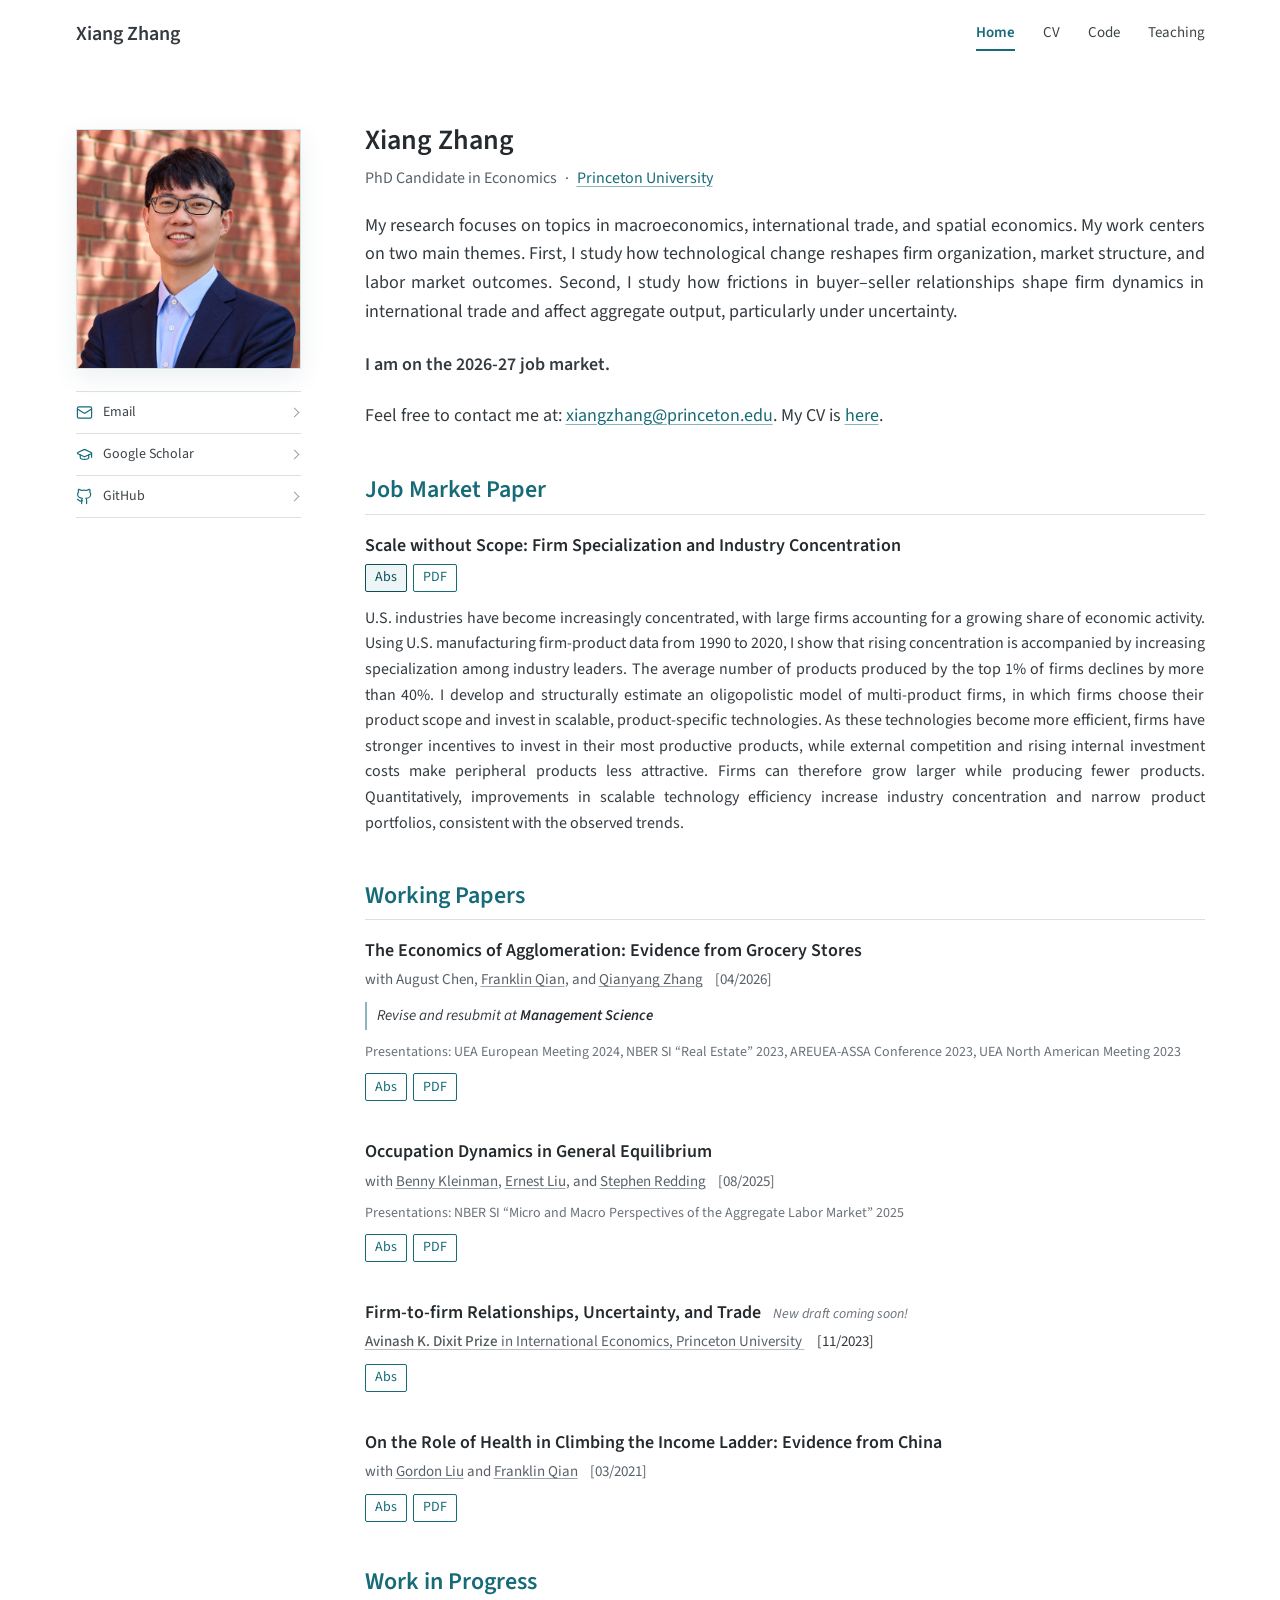
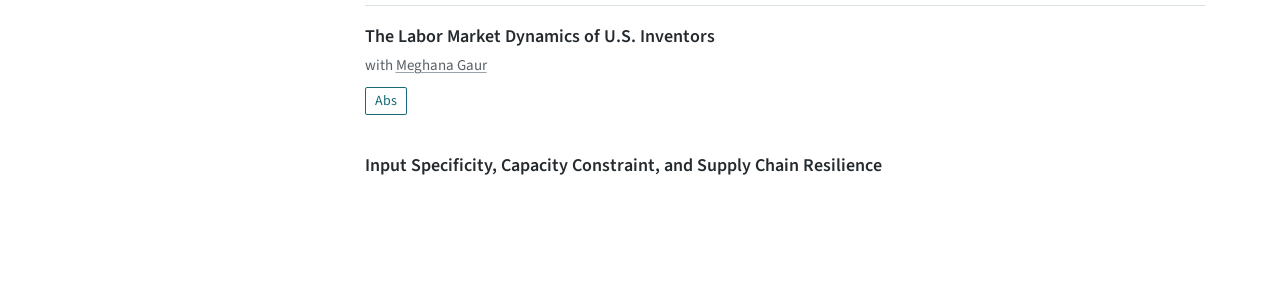
<file: index.html>
<!DOCTYPE html>
<html lang="en">
<head>
  <meta charset="UTF-8" />
  <meta name="viewport" content="width=device-width, initial-scale=1.0" />

  <title>Xiang Zhang | Princeton Economics PhD Candidate</title>
  <link rel="icon" type="image/png" sizes="32x32" href="favicon-32x32.png" />
  <link rel="icon" type="image/png" sizes="96x96" href="favicon-96x96.png" />
  <meta name="description" content="Xiang Zhang is a Princeton University economics PhD candidate researching international trade, macroeconomics, spatial economics, firm organization, and labor markets.">
  <meta name="author" content="Xiang Zhang">
  <meta name="robots" content="index,follow,max-image-preview:large">
  <link rel="canonical" href="https://xiangzhang-econ.github.io/">

  <meta property="og:type" content="profile">
  <meta property="og:title" content="Xiang Zhang | Princeton Economics PhD Candidate">
  <meta property="og:description" content="Research in international trade, macroeconomics, spatial economics, firm organization, and labor markets.">
  <meta property="og:url" content="https://xiangzhang-econ.github.io/">
  <meta property="og:image" content="https://xiangzhang-econ.github.io/xz_portrait_headshot2.jpg">
  <meta property="og:image:width" content="1254">
  <meta property="og:image:height" content="1254">
  <meta property="og:image:alt" content="Portrait of Xiang Zhang">
  <meta property="profile:first_name" content="Xiang">
  <meta property="profile:last_name" content="Zhang">
  <meta name="twitter:card" content="summary">
  <meta name="twitter:title" content="Xiang Zhang | Princeton Economics PhD Candidate">
  <meta name="twitter:description" content="Research in international trade, macroeconomics, spatial economics, firm organization, and labor markets.">
  <meta name="twitter:image" content="https://xiangzhang-econ.github.io/xz_portrait_headshot2.jpg">

  <script type="application/ld+json">
  {
    "@context": "https://schema.org",
    "@type": "ProfilePage",
    "@id": "https://xiangzhang-econ.github.io/#profile-page",
    "url": "https://xiangzhang-econ.github.io/",
    "name": "Xiang Zhang | Princeton Economics PhD Candidate",
    "description": "Xiang Zhang is a Princeton University economics PhD candidate researching international trade, macroeconomics, spatial economics, firm organization, and labor markets.",
    "dateModified": "2026-11-01T14:39:01-05:00",
    "mainEntity": {
      "@type": "Person",
      "@id": "https://xiangzhang-econ.github.io/#xiang-zhang",
      "name": "Xiang Zhang",
      "givenName": "Xiang",
      "familyName": "Zhang",
      "url": "https://xiangzhang-econ.github.io/",
      "image": "https://xiangzhang-econ.github.io/xz_portrait_headshot2.jpg",
      "email": "mailto:xiangzhang@princeton.edu",
      "jobTitle": "PhD Candidate in Economics",
      "description": "Economist studying international trade, macroeconomics, spatial economics, firm organization, market structure, and labor markets.",
      "affiliation": {
        "@type": "CollegeOrUniversity",
        "name": "Princeton University",
        "url": "https://www.princeton.edu/"
      },
      "worksFor": {
        "@type": "Organization",
        "name": "Department of Economics, Princeton University",
        "url": "https://economics.princeton.edu/"
      },
      "sameAs": [
        "https://scholar.google.com/citations?user=P07Qfs0AAAAJ&hl=en",
        "https://github.com/xiangzhang-econ"
      ],
      "knowsAbout": [
        "International trade",
        "Macroeconomics",
        "Spatial economics",
        "Firm organization",
        "Market structure",
        "Labor markets"
      ],
      "award": "2023-2024 Avinash K. Dixit Prize in International Economics, Princeton University",
      "subjectOf": {
        "@type": "WebPage",
        "name": "The Avinash K. Dixit Prize in International Economics",
        "url": "https://ies.princeton.edu/about/the-avinash-k-dixit-prize-in-international-economics/"
      }
    }
  }
  </script>

  <link rel="preconnect" href="https://fonts.googleapis.com">
  <link rel="preconnect" href="https://fonts.gstatic.com" crossorigin>
  <link
    href="https://fonts.googleapis.com/css2?family=Lato:wght@300;400;700;900&amp;family=Source+Sans+Pro:ital,wght@0,300;0,400;0,500;0,600;0,700;1,400;1,500;1,600&amp;display=swap"
    rel="stylesheet"
  >

  <link rel="stylesheet" href="style.css?v=20261102-2" />
</head>

<body class="home-page home-introduction home-balanced">

  <header class="topbar">
    <a class="site-name" href="index.html">Xiang Zhang</a>

    <nav class="nav-links">
      <a href="index.html" class="active-white">Home</a>
      <a href="CV_Xiang.pdf" target="_blank" rel="noopener">CV</a>
      <a href="code.html">Code</a>
      <a href="teaching.html">Teaching</a>
    </nav>
  </header>

  <main class="home-content">
    <div class="home-wrapper">

      <aside class="photo-column">
        <div class="profile-photo-frame">
          <img class="profile-photo" src="xz_portrait_headshot2.jpg" alt="Xiang Zhang" width="1254" height="1254">
        </div>
        <div class="profile-links">
          <a href="mailto:xiangzhang@princeton.edu" title="Email xiangzhang@princeton.edu">
            <svg class="profile-link-icon" viewBox="0 0 24 24" fill="none" stroke="currentColor" stroke-width="1.7" stroke-linecap="round" stroke-linejoin="round" aria-hidden="true" focusable="false">
              <path d="m22 7-8.991 5.727a2 2 0 0 1-2.009 0L2 7"/>
              <rect x="2" y="4" width="20" height="16" rx="2"/>
            </svg>
            <span>Email</span>
          </a>
          <a href="https://scholar.google.com/citations?user=P07Qfs0AAAAJ&amp;hl=en" target="_blank" rel="me noopener">
            <svg class="profile-link-icon" viewBox="0 0 24 24" fill="none" stroke="currentColor" stroke-width="1.7" stroke-linecap="round" stroke-linejoin="round" aria-hidden="true" focusable="false">
              <path d="M21.42 10.92a1 1 0 0 0-.02-1.84l-8.57-3.9a2 2 0 0 0-1.66 0L2.6 9.08a1 1 0 0 0 0 1.84l8.58 3.9a2 2 0 0 0 1.66 0z"/>
              <path d="M22 10v6"/>
              <path d="M6 12.5V16a6 3 0 0 0 12 0v-3.5"/>
            </svg>
            <span>Google Scholar</span>
          </a>
          <a href="https://github.com/xiangzhang-econ" target="_blank" rel="me noopener">
            <svg class="profile-link-icon" viewBox="0 0 24 24" fill="none" stroke="currentColor" stroke-width="1.7" stroke-linecap="round" stroke-linejoin="round" aria-hidden="true" focusable="false">
              <path d="M15 22v-4a4.8 4.8 0 0 0-1-3.5c3.28 0 6.72-2 6.72-5.5A4.8 4.8 0 0 0 19.5 5.7 4.46 4.46 0 0 0 19.38 2S18.42 1.7 15 3.48a13.38 13.38 0 0 0-7 0C4.58 1.7 3.62 2 3.62 2a4.46 4.46 0 0 0-.12 3.7A4.8 4.8 0 0 0 2.28 9c0 3.5 3.44 5.5 6.72 5.5A4.8 4.8 0 0 0 8 18v4"/>
              <path d="M9 18c-4.51 2-5-2-7-2"/>
            </svg>
            <span>GitHub</span>
          </a>
        </div>
      </aside>

      <header class="intro-heading">
        <h1 class="intro-name">Xiang Zhang</h1>
        <p class="intro-affiliation">
          <span>PhD Candidate in Economics</span>
          <span class="intro-separator" aria-hidden="true">&middot;</span>
          <a href="https://economics.princeton.edu/" target="_blank" rel="noopener">Princeton University</a>
        </p>
      </header>

      <div class="bio-column">
        <p class="research-summary">
          My research focuses on topics in macroeconomics, international trade, and
          spatial economics. My work centers on two main themes. First, I study how
          technological change reshapes firm organization, market structure, and labor
          market outcomes. Second, I study how frictions in buyer&ndash;seller relationships
          shape firm dynamics in international trade and affect aggregate output,
          particularly under uncertainty.
        </p>

        <p class="job-market">
          <strong>I am on the 2026-27 job market.</strong>
        </p>

        <div class="contact-block">
          <p>
            Feel free to contact me at:
            <a href="mailto:xiangzhang@princeton.edu">xiangzhang@princeton.edu</a>.
            My CV is <a href="CV_Xiang.pdf" target="_blank" rel="noopener">here</a>.
          </p>
        </div>

        <div class="home-research research-list" id="research" aria-label="Research">
          <h2>Job Market Paper</h2>

          <article class="paper">
            <p class="paper-title">
              <strong><a class="paper-title-link" href="papers/JMP_XZ.pdf" target="_blank" rel="noopener">Scale without Scope: Firm Specialization and Industry Concentration</a></strong>
            </p>

            <div class="paper-actions">
              <button class="paper-action abstract-button" type="button" aria-label="Hide abstract" title="Hide abstract" aria-expanded="true" aria-controls="home-abstract-jmp">Abs</button>
              <a class="paper-action" href="papers/JMP_XZ.pdf" target="_blank" rel="noopener">PDF</a>
            </div>

            <div class="paper-abstract-panel" id="home-abstract-jmp">
              <p class="paper-abstract">
                U.S. industries have become increasingly concentrated, with large
                firms accounting for a growing share of economic activity. Using U.S.
                manufacturing firm-product data from 1990 to 2020, I show that rising
                concentration is accompanied by increasing specialization among
                industry leaders. The average number of products produced by the top
                1% of firms declines by more than 40%. I develop and structurally
                estimate an oligopolistic model of multi-product firms, in which firms
                choose their product scope and invest in scalable, product-specific
                technologies. As these technologies become more efficient, firms have
                stronger incentives to invest in their most productive products, while
                external competition and rising internal investment costs make
                peripheral products less attractive. Firms can therefore grow larger
                while producing fewer products. Quantitatively, improvements in
                scalable technology efficiency increase industry concentration and
                narrow product portfolios, consistent with the observed trends.
              </p>
            </div>
          </article>

          <h2 class="section-heading-secondary">Working Papers</h2>

          <article class="paper">
            <p class="paper-title">
              <strong><a class="paper-title-link" href="papers/Draft_Agglomeration.pdf" target="_blank" rel="noopener">The Economics of Agglomeration: Evidence from Grocery Stores</a></strong>
            </p>

            <p class="paper-note">
              with August Chen, <a class="coauthor-link" href="https://sites.google.com/view/fqian/home" target="_blank" rel="noopener">Franklin Qian</a>, and <a class="coauthor-link" href="https://qianyangz.github.io/" target="_blank" rel="noopener">Qianyang Zhang</a><span class="paper-date">[04/2026]</span>
            </p>

            <p class="paper-status">
              <em>Revise and resubmit at <span class="journal-name">Management Science</span></em>
            </p>

            <p class="paper-presentations">
              Presentations: UEA European Meeting 2024, NBER SI &ldquo;Real Estate&rdquo; 2023,
              AREUEA-ASSA Conference 2023, UEA North American Meeting 2023
            </p>

            <div class="paper-actions">
              <button class="paper-action abstract-button" type="button" aria-label="Show abstract" title="Show abstract" aria-expanded="false" aria-controls="home-abstract-agglomeration">Abs</button>
              <a class="paper-action" href="papers/Draft_Agglomeration.pdf" target="_blank" rel="noopener">PDF</a>
            </div>

            <div class="paper-abstract-panel" id="home-abstract-agglomeration" hidden>
              <p class="paper-abstract">
                We provide the first large-scale causal estimates of demand-side
                agglomeration spillovers in the non-tradable service sector,
                leveraging data on 851 grocery store openings across the United States
                between 2019 and 2022. We combine a convolutional neural network with
                propensity score matching to identify credible counterfactual opening
                sites and compare business outcomes between actual and counterfactual
                locations. Grocery store openings increase foot traffic to nearby
                businesses within 0.1 miles by 23.4 percent within 6&ndash;12 months,
                with spillovers decaying sharply beyond this radius. The effects are
                strongest for wholesale and retail establishments and hospitality
                services, and are substantially attenuated after COVID-19&mdash;from
                42.7 to 14.6 percent&mdash;consistent with a trip-chaining mechanism.
                Grocery anchors also reshape the local business landscape: within
                0.1 miles, establishment growth rates rise by 7.0 percentage points
                and employment growth rates by 8.8 percentage points, averaged over
                the first three post-entry years. Decomposing establishment growth
                rates, the effect is accounted for by higher entry and fewer exits.
              </p>
            </div>
          </article>

          <article class="paper">
            <p class="paper-title">
              <strong><a class="paper-title-link" href="papers/KLRZ_slides.pdf" target="_blank" rel="noopener">Occupation Dynamics in General Equilibrium</a></strong>
            </p>

            <p class="paper-note">
              with <a class="coauthor-link" href="https://www.bennykleinman.com/" target="_blank" rel="noopener">Benny Kleinman</a>,
              <a class="coauthor-link" href="https://ernestliu.scholar.princeton.edu/" target="_blank" rel="noopener">Ernest Liu</a>, and
              <a class="coauthor-link" href="https://stephenredding.github.io/index.html" target="_blank" rel="noopener">Stephen Redding</a><span class="paper-date">[08/2025]</span>
            </p>

            <p class="paper-presentations">
              Presentations: NBER SI &ldquo;Micro and Macro Perspectives of the Aggregate Labor Market&rdquo; 2025
            </p>

            <div class="paper-actions">
              <button class="paper-action abstract-button" type="button" aria-label="Show abstract" title="Show abstract" aria-expanded="false" aria-controls="home-abstract-occupation-dynamics">Abs</button>
              <a class="paper-action" href="papers/KLRZ_slides.pdf" target="_blank" rel="noopener">PDF</a>
            </div>

            <div class="paper-abstract-panel" id="home-abstract-occupation-dynamics" hidden>
              <p class="paper-abstract">
                We develop a tractable quantitative model of automation and non-neutral
                technical change with dynamic labor mobility and capital accumulation.
                Given data on an economy somewhere along the transition path to an
                unobserved steady-state, we show how to solve for this unobserved
                steady-state and the counterfactual transition path in response to
                shocks. We invert the equilibrium conditions of the model to recover
                shocks that exactly rationalize the observed employment and wage data.
                We find relatively rapid convergence to steady-state, such that initial
                conditions are relatively unimportant in explaining the observed
                employment and wage dynamics. We find that intermediate-wage occupations
                have experienced the greatest automation, whereas high-wage occupations
                have witnessed the greatest productivity growth. We find that the
                combination of automation and productivity growth explains most of the
                observed employment and wage polarization in the data. We compute an
                inequality-output frontier, which summarizes the impact of automation and
                productivity growth on wage inequality and aggregate output, and can be
                used to assess the effects of emergent new technologies, such as
                artificial intelligence.
              </p>
            </div>
          </article>

          <article class="paper">
            <p class="paper-title">
              <strong>Firm-to-firm Relationships, Uncertainty, and Trade</strong>
              <em class="draft-note">New draft coming soon!</em>
            </p>

            <p class="paper-award">
              <a class="paper-award-link" href="https://ies.princeton.edu/about/the-avinash-k-dixit-prize-in-international-economics/" target="_blank" rel="noopener">
                <strong>Avinash K. Dixit Prize</strong> in International Economics, Princeton University
              </a><span class="paper-date">[11/2023]</span>
            </p>

            <div class="paper-actions">
              <button class="paper-action abstract-button" type="button" aria-label="Show abstract" title="Show abstract" aria-expanded="false" aria-controls="home-abstract-relationships">Abs</button>
            </div>

            <div class="paper-abstract-panel" id="home-abstract-relationships" hidden>
              <p class="paper-abstract">
                The recent surge in trade and industry policy uncertainty has led to
                growing disruptions in global value chain relationships, posing
                additional risks for exporters. I study the effects of relationship
                termination risk on exporter performance, investment, and search
                decisions. Event-study analysis highlights that the loss of major
                international buyers has a long-lasting detrimental impact on exporter
                performance. Firms losing major buyers experience a decline in export
                value and an increased likelihood of exiting the export market. These
                firms intensify their search efforts after the loss, yet their newly
                formed relationships tend to be short-lived. Inspired by these facts,
                I build an export dynamics model with search frictions and endogenous
                relationship-specific investment. Calibration results indicate that
                exporting firms face substantial search costs, as suggested by the
                existing literature. Moreover, relationship termination risk, and its
                subsequent influence on firms' endogenous choices, are primary factors
                explaining the observed firm dynamics.
              </p>
            </div>
          </article>

          <article class="paper">
            <p class="paper-title">
              <strong><a class="paper-title-link" href="papers/IMO.pdf" target="_blank" rel="noopener">On the Role of Health in Climbing the Income Ladder: Evidence from China</a></strong>
            </p>

            <p class="paper-note">
              with <a class="coauthor-link" href="https://www.ghd.pku.edu.cn/rcdw/jsxl/L/lg/index.htm" target="_blank" rel="noopener">Gordon Liu</a> and <a class="coauthor-link" href="https://sites.google.com/view/fqian/home" target="_blank" rel="noopener">Franklin Qian</a><span class="paper-date">[03/2021]</span>
            </p>

            <div class="paper-actions">
              <button class="paper-action abstract-button" type="button" aria-label="Show abstract" title="Show abstract" aria-expanded="false" aria-controls="home-abstract-health">Abs</button>
              <a class="paper-action" href="papers/IMO.pdf" target="_blank" rel="noopener">PDF</a>
            </div>

            <div class="paper-abstract-panel" id="home-abstract-health" hidden>
              <p class="paper-abstract">
                This paper uses two large panel data sets in China to study the
                effects of a health shock on household income mobility from 1991 to
                2016. We compare outcomes of households with a member who receives a
                health shock with comparable households that do not receive any
                health shocks. To do so, we match on demographic and worker
                characteristics of household members. At the aggregated level, a
                health shock lowers the probability of "getting out of the
                low-income trap" by 8.4 percentage points. At the household level, a
                health shock lowers household income per capita by 13.1% and income
                position by 3.9 percentiles. We show that the reduced labor supply
                at the extensive margin and decrease in labor productivity, measured
                in hourly wage, explain the majority of households' income loss.
                Households who become poor due to a health shock continue to exhibit
                lower income mobility after three years.
              </p>
            </div>
          </article>

          <h2 class="section-heading-secondary">Work in Progress</h2>

          <article class="paper">
            <p class="paper-title">
              <strong>The Labor Market Dynamics of U.S. Inventors</strong>
            </p>

            <p class="paper-note">
              with <a class="coauthor-link" href="https://meghanagaur.github.io/index.html" target="_blank" rel="noopener">Meghana Gaur</a>
            </p>

            <div class="paper-actions">
              <button class="paper-action abstract-button" type="button" aria-label="Show abstract" title="Show abstract" aria-expanded="false" aria-controls="home-abstract-inventors">Abs</button>
            </div>

            <div class="paper-abstract-panel" id="home-abstract-inventors" hidden>
              <p class="paper-abstract">
                How do the labor market dynamics of inventors affect firm innovation?
                We provide new empirical evidence on how research productivity changes
                following inventor job moves, both for the moving inventors and for
                their former co-inventors who remain at the firms they leave. We link
                patent records to inventors' employment histories and use a matched
                event-study design to compare similar inventors moving to young firms
                and large incumbents. We find that inventors moving from startups to
                large incumbents experience a 47% increase in patent output. However,
                their departures are followed by a 17% decline in patenting among former
                co-inventors who remain at startups. We find no comparable decline among
                co-inventors following inventor departures from large incumbents. These
                findings reveal an asymmetry in inventor mobility: moving to large
                incumbents is associated with higher productivity for inventors but
                lower patenting among their former collaborators at startups. To
                quantify the aggregate implications of these effects, we
                develop a model of creative destruction with inventor mobility and
                examine how the allocation of inventors across firms shapes innovation
                and firm dynamics.
              </p>
            </div>
          </article>

          <article class="paper">
            <p class="paper-title">
              <strong>Input Specificity, Capacity Constraint, and Supply Chain Resilience</strong>
            </p>
          </article>

        </div>
      </div>

    </div>
  </main>

  <script>
    document.querySelectorAll(".abstract-button").forEach((button) => {
      button.addEventListener("click", () => {
        const panel = document.getElementById(button.getAttribute("aria-controls"));
        const isExpanded = button.getAttribute("aria-expanded") === "true";

        button.setAttribute("aria-expanded", String(!isExpanded));
        button.setAttribute("aria-label", isExpanded ? "Show abstract" : "Hide abstract");
        button.setAttribute("title", isExpanded ? "Show abstract" : "Hide abstract");
        panel.hidden = isExpanded;
      });
    });
  </script>

</body>
</html>
</file>
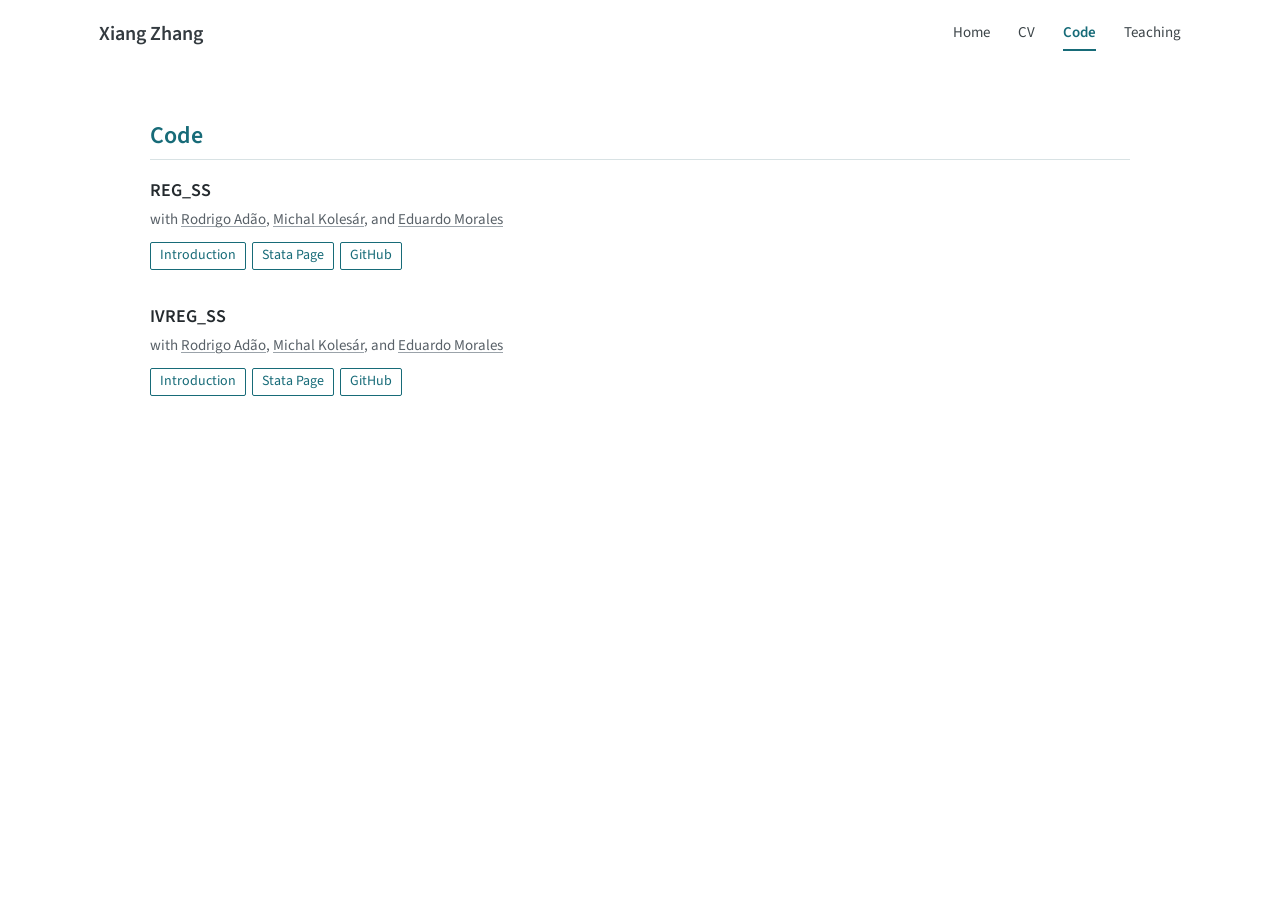
<file: code.html>
<!DOCTYPE html>
<html lang="en">
<head>
  <meta charset="UTF-8" />
  <meta name="viewport" content="width=device-width, initial-scale=1.0" />

  <title>Code | Xiang Zhang, Princeton Economics</title>
  <link rel="icon" type="image/png" sizes="32x32" href="favicon-32x32.png" />
  <link rel="icon" type="image/png" sizes="96x96" href="favicon-96x96.png" />
  <meta name="description" content="Stata code by Xiang Zhang for shift-share regression and instrumental-variable inference." />
  <meta name="author" content="Xiang Zhang" />
  <meta name="robots" content="index,follow" />
  <link rel="canonical" href="https://xiangzhang-econ.github.io/code.html" />
  <link rel="author" href="https://xiangzhang-econ.github.io/" />

  <link rel="preconnect" href="https://fonts.googleapis.com">
  <link rel="preconnect" href="https://fonts.gstatic.com" crossorigin>
  <link
    href="https://fonts.googleapis.com/css2?family=Lato:wght@300;400;700;900&amp;family=Source+Sans+Pro:ital,wght@0,300;0,400;0,500;0,600;0,700;1,400;1,500;1,600&amp;display=swap"
    rel="stylesheet"
  >

  <link rel="stylesheet" href="style.css?v=20261017-5" />
</head>

<body class="home-page code-page home-balanced">
  <header class="topbar">
    <a class="site-name" href="index.html">Xiang Zhang</a>

    <nav class="nav-links">
      <a href="index.html">Home</a>
      <a href="CV_Xiang.pdf" target="_blank" rel="noopener">CV</a>
      <a href="code.html" class="active-white">Code</a>
      <a href="teaching.html">Teaching</a>
    </nav>
  </header>

  <main class="research-content">
    <div class="research-wrapper code-main">
      <h1 class="interior-page-title">Code</h1>

      <article class="code-item">
        <p class="paper-title">
          <strong>REG_SS</strong>
        </p>

        <p class="paper-note">
          with <a class="coauthor-link" href="https://sites.google.com/site/rradao/" target="_blank" rel="noopener">Rodrigo Ad&atilde;o</a>,
          <a class="coauthor-link" href="https://www.princeton.edu/~mkolesar/" target="_blank" rel="noopener">Michal Koles&aacute;r</a>, and
          <a class="coauthor-link" href="https://sites.google.com/site/edumoralescasado/" target="_blank" rel="noopener">Eduardo Morales</a>
        </p>

        <div class="code-actions">
          <button class="code-action-link abstract-button" type="button" aria-label="Show description" title="Show description" aria-expanded="false" aria-controls="code-description-reg-ss">Introduction</button>
          <a class="code-action-link" href="https://ideas.repec.org/c/boc/bocode/s458758.html" target="_blank" rel="noopener">Stata Page</a>
          <a class="code-action-link" href="https://github.com/xiangzhang-econ/ShiftShareSEStata" target="_blank" rel="noopener">GitHub</a>
        </div>

        <div class="code-abstract-panel" id="code-description-reg-ss" hidden>
          <p class="code-description">
            REG_SS is a Stata module that computes confidence intervals, standard errors,
            and p-values in a linear regression in which the regressor of interest has a
            shift-share structure, using procedures from
            <a href="https://academic.oup.com/qje/article/134/4/1949/5550766" target="_blank" rel="noopener">Ad&atilde;o, Koles&aacute;r, and Morales (Q.J.E. 2019)</a>.
          </p>
        </div>
      </article>

      <article class="code-item">
        <p class="paper-title">
          <strong>IVREG_SS</strong>
        </p>

        <p class="paper-note">
          with <a class="coauthor-link" href="https://sites.google.com/site/rradao/" target="_blank" rel="noopener">Rodrigo Ad&atilde;o</a>,
          <a class="coauthor-link" href="https://www.princeton.edu/~mkolesar/" target="_blank" rel="noopener">Michal Koles&aacute;r</a>, and
          <a class="coauthor-link" href="https://sites.google.com/site/edumoralescasado/" target="_blank" rel="noopener">Eduardo Morales</a>
        </p>

        <div class="code-actions">
          <button class="code-action-link abstract-button" type="button" aria-label="Show description" title="Show description" aria-expanded="false" aria-controls="code-description-ivreg-ss">Introduction</button>
          <a class="code-action-link" href="https://ideas.repec.org/c/boc/bocode/s458759.html" target="_blank" rel="noopener">Stata Page</a>
          <a class="code-action-link" href="https://github.com/xiangzhang-econ/ShiftShareSEStata" target="_blank" rel="noopener">GitHub</a>
        </div>

        <div class="code-abstract-panel" id="code-description-ivreg-ss" hidden>
          <p class="code-description">
            IVREG_SS is a Stata module that computes confidence intervals, standard
            errors, and p-values in an IV regression in which the excluded instrumental
            variable has a shift-share structure, using procedures from
            <a href="https://academic.oup.com/qje/article/134/4/1949/5550766" target="_blank" rel="noopener">Ad&atilde;o, Koles&aacute;r, and Morales (Q.J.E. 2019)</a>.
          </p>
        </div>
      </article>
    </div>
  </main>

  <script>
    document.querySelectorAll(".abstract-button").forEach((button) => {
      button.addEventListener("click", () => {
        const panel = document.getElementById(button.getAttribute("aria-controls"));
        const isExpanded = button.getAttribute("aria-expanded") === "true";

        button.setAttribute("aria-expanded", String(!isExpanded));
        button.setAttribute("aria-label", isExpanded ? "Show description" : "Hide description");
        button.setAttribute("title", isExpanded ? "Show description" : "Hide description");
        panel.hidden = isExpanded;
      });
    });
  </script>
</body>
</html>
</file>
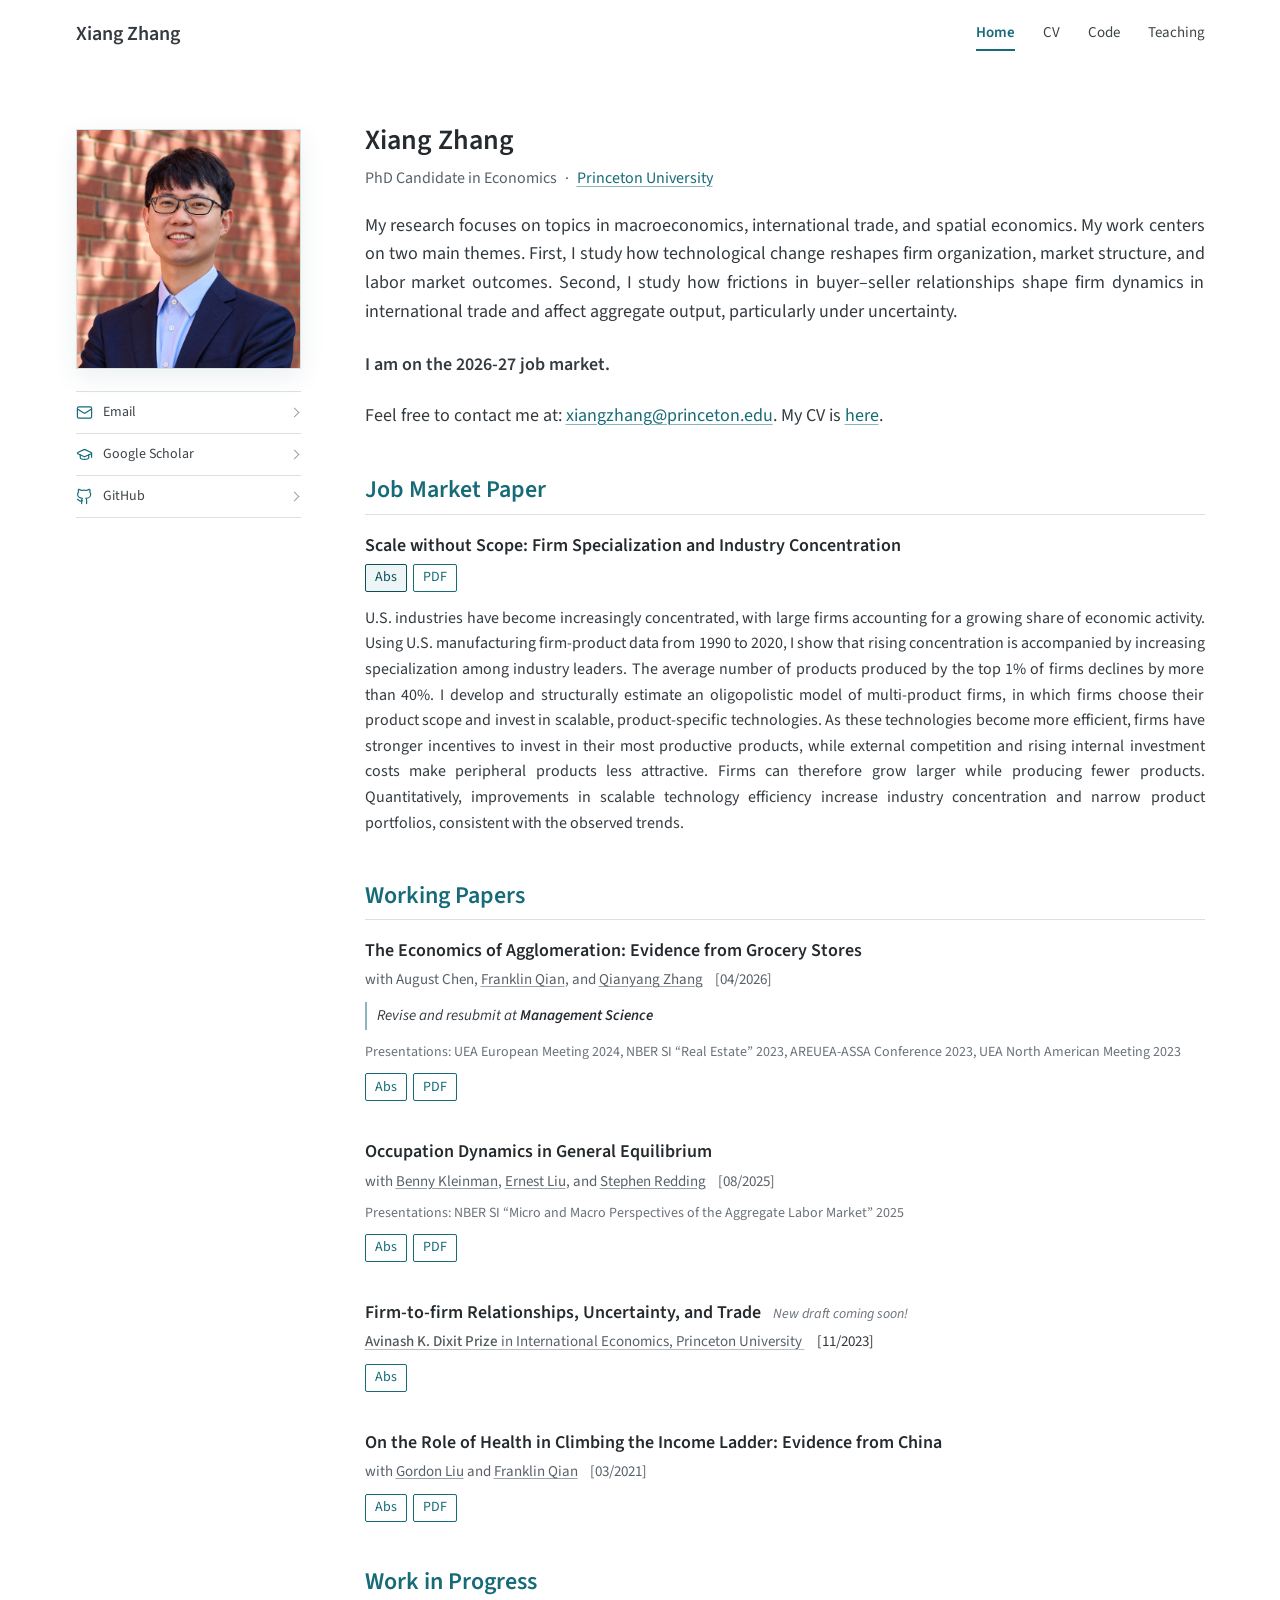
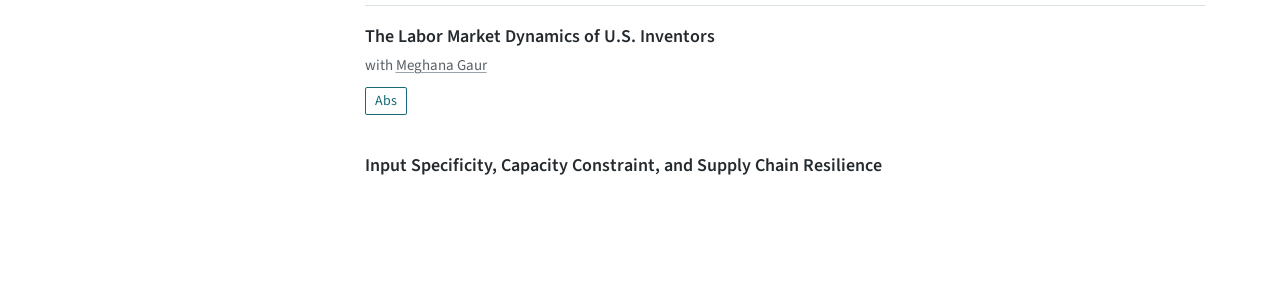
<file: research.html>
<!DOCTYPE html>
<html lang="en">
<head>
  <meta charset="UTF-8" />
  <meta name="viewport" content="width=device-width, initial-scale=1.0" />

  <title>Research | Xiang Zhang</title>
  <link rel="icon" type="image/png" sizes="32x32" href="favicon-32x32.png" />
  <link rel="icon" type="image/png" sizes="96x96" href="favicon-96x96.png" />
  <meta name="description" content="Research by Xiang Zhang in international trade, macroeconomics, and spatial economics." />
  <link rel="canonical" href="https://xiangzhang-econ.github.io/#research" />
  <meta http-equiv="refresh" content="0; url=index.html#research" />

  <script>
    window.location.replace("index.html#research");
  </script>
</head>
<body>
  <p>Research is now available on the <a href="index.html#research">homepage</a>.</p>
</body>
</html>
</file>
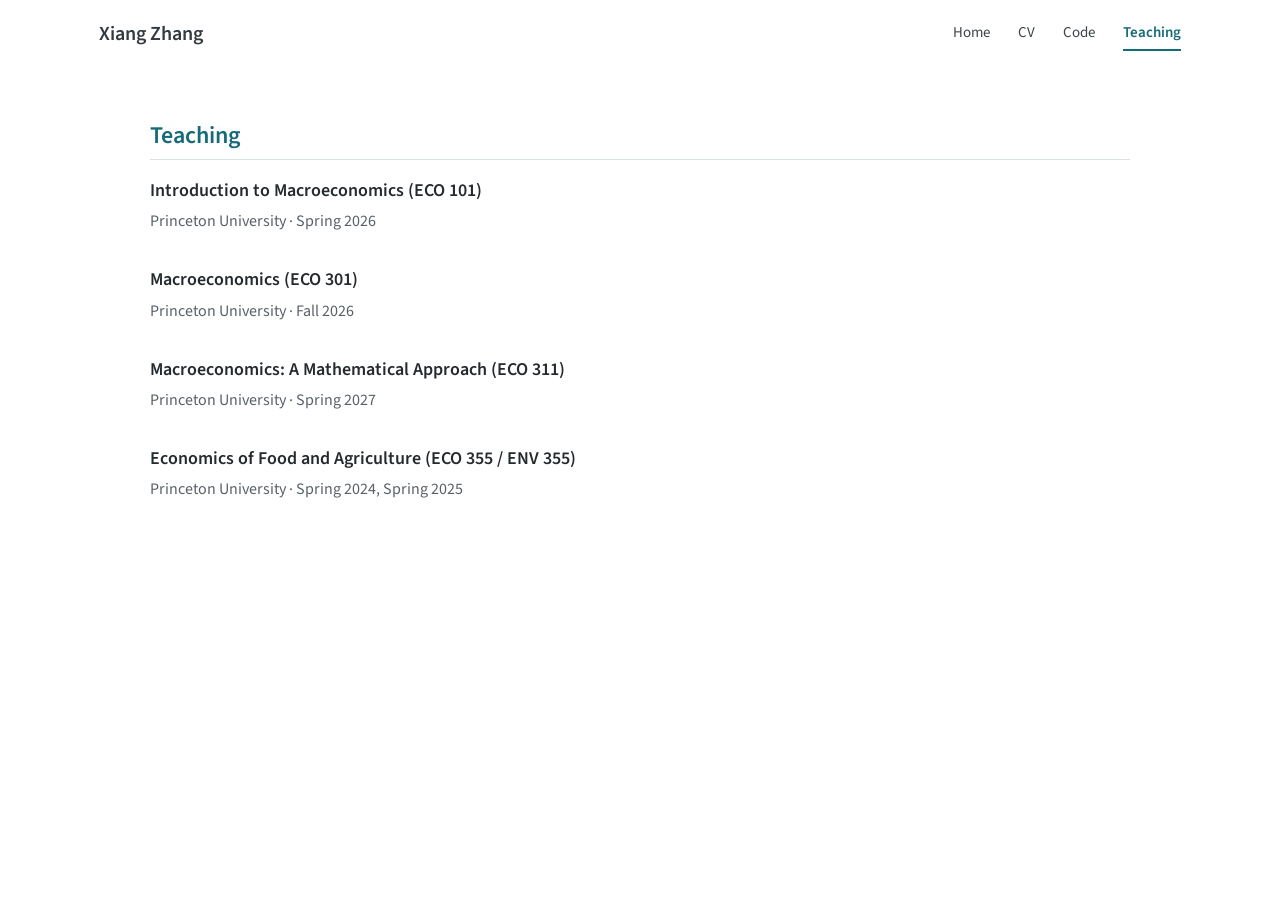
<file: teaching.html>
<!DOCTYPE html>
<html lang="en">
<head>
  <meta charset="UTF-8" />
  <meta name="viewport" content="width=device-width, initial-scale=1.0" />

  <title>Teaching | Xiang Zhang, Princeton Economics</title>
  <link rel="icon" type="image/png" sizes="32x32" href="favicon-32x32.png" />
  <link rel="icon" type="image/png" sizes="96x96" href="favicon-96x96.png" />
  <meta name="description" content="Xiang Zhang's teaching at Princeton University in macroeconomics and the economics of food and agriculture." />
  <meta name="author" content="Xiang Zhang" />
  <meta name="robots" content="index,follow" />
  <link rel="canonical" href="https://xiangzhang-econ.github.io/teaching.html" />
  <link rel="author" href="https://xiangzhang-econ.github.io/" />

  <link rel="preconnect" href="https://fonts.googleapis.com">
  <link rel="preconnect" href="https://fonts.gstatic.com" crossorigin>
  <link
    href="https://fonts.googleapis.com/css2?family=Lato:wght@300;400;700;900&amp;family=Source+Sans+Pro:ital,wght@0,300;0,400;0,500;0,600;0,700;1,400;1,500;1,600&amp;display=swap"
    rel="stylesheet"
  >

  <link rel="stylesheet" href="style.css?v=20261025-1" />
</head>

<body class="home-page teaching-page home-balanced">
  <header class="topbar">
    <a class="site-name" href="index.html">Xiang Zhang</a>

    <nav class="nav-links">
      <a href="index.html">Home</a>
      <a href="CV_Xiang.pdf" target="_blank" rel="noopener">CV</a>
      <a href="code.html">Code</a>
      <a href="teaching.html" class="active-white" aria-current="page">Teaching</a>
    </nav>
  </header>

  <main class="research-content">
    <div class="research-wrapper teaching-main">
      <h1 class="interior-page-title">Teaching</h1>

      <article class="teaching-course">
        <h2 class="paper-title">
          <strong><a class="paper-title-link" href="https://registrar.princeton.edu/course-offerings/course-details?term=1264&amp;courseid=001380" target="_blank" rel="noopener">Introduction to Macroeconomics (ECO 101)</a></strong>
        </h2>
        <p class="paper-note">
          Princeton University &middot; Spring 2026
        </p>
      </article>

      <article class="teaching-course">
        <h2 class="paper-title">
          <strong><a class="paper-title-link" href="https://registrar.princeton.edu/course-offerings/course-details?term=1272&amp;courseid=001387" target="_blank" rel="noopener">Macroeconomics (ECO 301)</a></strong>
        </h2>
        <p class="paper-note">
          Princeton University &middot; Fall 2026
        </p>
      </article>

      <article class="teaching-course">
        <h2 class="paper-title">
          <strong><a class="paper-title-link" href="https://registrar.princeton.edu/course-offerings/course-details?term=1264&amp;courseid=001390" target="_blank" rel="noopener">Macroeconomics: A Mathematical Approach (ECO 311)</a></strong>
        </h2>
        <p class="paper-note">
          Princeton University &middot; Spring 2027
        </p>
      </article>

      <article class="teaching-course teaching-course--plain-links">
        <h2 class="paper-title">
          <strong><a class="paper-title-link" href="https://registrar.princeton.edu/course-offerings/course-details?term=1254&amp;courseid=013071" target="_blank" rel="noopener">Economics of Food and Agriculture (ECO 355 / ENV 355)</a></strong>
        </h2>
        <p class="paper-note">
          Princeton University &middot;
          <a class="coauthor-link" href="https://registrar.princeton.edu/course-offerings/course-details?term=1244&amp;courseid=013071" target="_blank" rel="noopener">Spring 2024</a>,
          <a class="coauthor-link" href="https://registrar.princeton.edu/course-offerings/course-details?term=1254&amp;courseid=013071" target="_blank" rel="noopener">Spring 2025</a>
        </p>
      </article>
    </div>
  </main>
</body>
</html>
</file>
<file: style.css>
/* =========================================================
   Global controls
   ========================================================= */

:root {
  --topbar-height: 62px;

  --home-hero-height: 260px;
  --research-hero-height: 180px;
  --title-photo-width: 1120px;

  --home-content-width: 1130px;
  --research-content-width: 980px;
  --code-content-width: 980px;
  --research-side-margin: 240px;

  --dark-navbar: #1f1f1f;
  --link-blue: #176b78;
  --heading-blue: #176b78;

  --home-paper: #fff;
  --home-ink: #1e2327;
  --home-muted: #454b50;
  --home-accent: #176b78;
  --home-accent-hover: #0e4f59;
  --home-line: #d8e2e4;
  --paper-title: #1d2529;
}

/* =========================================================
   General
   ========================================================= */

* {
  box-sizing: border-box;
}

html,
body {
  margin: 0;
  padding: 0;
}

body {
  font-family: "Lato", Arial, sans-serif;
  color: var(--home-ink);
  background: #fff;
  font-size: 18px;
  line-height: 1.65;
}

a {
  color: var(--link-blue);
  text-decoration: underline;
}

a:hover {
  color: var(--home-accent-hover);
}

/* =========================================================
   Top navigation bar
   ========================================================= */

.topbar {
  height: var(--topbar-height);
  background: #fff;
  color: var(--home-ink);

  display: flex;
  align-items: center;
  justify-content: space-between;

  padding: 0 24px;
}

.topbar-transparent {
  position: absolute;
  top: 0;
  left: 0;
  width: 100%;
  background: #fff;
  z-index: 20;
}

.site-name {
  color: var(--home-ink);
  font-size: 22px;
  font-weight: 300;
  text-decoration: none;
}

.nav-links {
  display: flex;
  align-items: center;
  gap: 30px;
}

.nav-links a {
  color: #3c4448;
  text-decoration: none;
  font-size: 17px;
  font-weight: 300;
}

.nav-links a.active {
  color: var(--home-accent);
}

.nav-links a.active-white {
  color: var(--home-accent);
  font-weight: 400;
}

.nav-links a:hover {
  color: var(--home-accent-hover);
}

/* =========================================================
   Home page hero
   Image is set directly in index.html
   ========================================================= */

.hero {
  height: var(--home-hero-height);

  background-size: cover;
  background-position: center 50%;

  display: flex;
  justify-content: center;
  align-items: center;
}

.hero h1 {
  margin: 0;
  color: white;
  font-weight: 300;
  font-size: 66px;
  letter-spacing: 2px;
}

/* =========================================================
   Home page content
   ========================================================= */

.home-page {
  font-family: "Source Sans Pro", Arial, sans-serif;
  color: var(--home-ink);
  background: var(--home-paper);
}

.home-page .topbar {
  height: 68px;
  padding-right: max(24px, calc((100vw - var(--home-content-width)) / 2 + 24px));
  padding-left: max(24px, calc((100vw - var(--home-content-width)) / 2 + 24px));
  background: var(--home-paper);
}

.home-page .site-name {
  color: var(--home-ink);
  font-size: 23px;
  font-weight: 600;
}

.home-page .nav-links {
  gap: 28px;
}

.home-page .nav-links a {
  padding: 4px 0 3px;
  border-bottom: 2px solid transparent;
  color: #3c4448;
  font-size: 17px;
  font-weight: 400;
}

.home-page .nav-links a.active-white {
  border-bottom-color: var(--home-accent);
  color: var(--home-accent);
  font-weight: 600;
}

.home-page .nav-links a:hover {
  color: var(--home-accent-hover);
}

.home-introduction {
  --home-content-width: 1177px;
}

.home-content {
  font-family: "Source Sans Pro", Arial, sans-serif;
  font-weight: 400;
  color: var(--home-ink);
  background: var(--home-paper);
  min-height: calc(100vh - 68px);

  padding-top: 56px;
  padding-bottom: 80px;
}

.home-wrapper {
  max-width: var(--home-content-width);
  margin: 0 auto;

  display: grid;
  grid-template-columns: 225px minmax(0, 840px);
  column-gap: 64px;
  align-items: start;

  padding: 0 24px;
}

.photo-column {
  width: 100%;
  padding-top: 5px;
  position: sticky;
  top: 24px;
}

.profile-photo-frame {
  width: 225px;
  max-width: 100%;
  aspect-ratio: 15 / 16;
  margin-inline: auto;
  border-radius: 0;
  border: 1px solid var(--home-line);
  background: #f2f6f7;
  box-shadow: 0 8px 24px rgba(23, 69, 76, 0.08);
  overflow: hidden;
}

.profile-photo {
  width: 100%;
  height: 100%;
  display: block;
  object-fit: cover;
  object-position: center;
}

.profile-name {
  margin: 22px 0 4px 0;
  color: var(--home-ink);
  font-size: 20px;
  font-weight: 600;
  line-height: 1.25;
}

.profile-role,
.profile-affiliation {
  margin: 0 0 4px 0;
  color: var(--home-muted);
  font-size: 16px;
  font-weight: 400;
  line-height: 1.4;
}

.profile-links {
  width: 225px;
  max-width: 100%;
  margin: 22px auto 0;
  border-top: 1px solid var(--home-line);
  color: var(--home-muted);
  font-size: 15.5px;
  line-height: 1.35;
}

.profile-links a {
  display: flex;
  align-items: center;
  gap: 10px;
  width: 100%;
  min-height: 42px;
  margin: 0;
  border-bottom: 1px solid var(--home-line);
  color: #3c4448;
  text-decoration: none;
  white-space: nowrap;
  transition: color 150ms ease, background-color 150ms ease;
}

.profile-links a::after {
  width: 6px;
  height: 6px;
  margin-right: 3px;
  border-top: 1px solid currentColor;
  border-right: 1px solid currentColor;
  content: "";
  opacity: 0.5;
  transform: rotate(45deg);
}

.profile-links a span {
  flex: 1;
}

.profile-link-icon {
  width: 17px;
  height: 17px;
  flex: 0 0 17px;
  color: var(--home-accent);
}

.profile-links a:hover {
  color: var(--home-accent-hover);
  background: #f7fafb;
}

.bio-column {
  max-width: 840px;
  padding-top: 0;
}

.home-introduction .home-wrapper {
  grid-template-areas:
    "portrait identity"
    "portrait biography";
}

.home-introduction .photo-column {
  grid-area: portrait;
}

.home-introduction .bio-column {
  grid-area: biography;
  min-width: 0;
}

.intro-heading {
  grid-area: identity;
  min-width: 0;
  max-width: 780px;
  margin: 0 0 22px;
}

.intro-name {
  margin: 0;
  color: var(--home-ink);
  font-size: 32px;
  font-weight: 600;
  line-height: 1.2;
  letter-spacing: 0;
}

.intro-affiliation {
  display: flex;
  align-items: baseline;
  flex-wrap: wrap;
  gap: 0 8px;
  margin: 8px 0 0;
  color: var(--home-muted);
  font-size: 18px;
  font-weight: 400;
  line-height: 1.5;
}

.intro-affiliation a {
  color: var(--home-accent);
  text-decoration-color: #8ab5bc;
  text-decoration-thickness: 1px;
  text-underline-offset: 3px;
}

.intro-affiliation a:hover {
  color: var(--home-accent-hover);
  text-decoration-color: currentColor;
}

.bio-column > .job-market {
  margin-top: 24px;
}

.job-market strong {
  font-weight: 600;
}

.bio-column h2 {
  margin: 0 0 22px 0;
  color: var(--home-ink);
  font-size: 30px;
  font-weight: 600;
  line-height: 1.25;
}

.bio-column h3 {
  margin: 34px 0 10px 0;
  color: #111;
  font-size: 13px;
  font-weight: 600;
  letter-spacing: 0.8px;
}

.bio-column > p {
  margin: 0 0 16px 0;
  font-size: 19px;
  font-weight: 400;
  line-height: 1.6;
}

.bio-column > p a,
.contact-block a {
  color: var(--home-accent);
  text-decoration-color: #8ab5bc;
  text-decoration-thickness: 1px;
  text-underline-offset: 3px;
}

.bio-column > p a:hover,
.contact-block a:hover {
  color: var(--home-accent-hover);
  text-decoration-color: var(--home-accent-hover);
}

.research-summary {
  text-align: left;
  text-align-last: left;
}

.contact-block {
  margin-top: 22px;
}

.contact-block h3 {
  margin-top: 46px;
  margin-bottom: 8px;
}

.contact-block p {
  margin-bottom: 6px;
  font-size: 19px;
  line-height: 1.6;
}

.home-research {
  margin-top: 36px;
  font-weight: 400;
  scroll-margin-top: 24px;
}

.home-introduction .home-research {
  margin-top: 44px;
}

.quick-links a {
  margin-right: 4px;
}

.home-page a:focus-visible {
  outline: 2px solid var(--home-accent);
  outline-offset: 4px;
}

/* =========================================================
   Research page hero
   Image is set directly in research.html
   ========================================================= */

.research-hero {
  height: var(--research-hero-height);

  background-size: cover;
  background-position: center center;

  display: flex;
  justify-content: center;
  align-items: center;
}

.research-hero h1 {
  margin: 0;
  color: white;
  font-weight: 300;
  font-size: 66px;
  letter-spacing: 2px;
}

/* =========================================================
   Research page content
   ========================================================= */

.research-content {
  font-family: "Source Sans Pro", Arial, sans-serif;
  font-weight: 400;
  color: var(--home-ink);
  background: white;
  padding-top: 52px;
  padding-bottom: 100px;
  min-height: 650px;
}

.research-wrapper {
  width: min(
    var(--research-content-width),
    calc(100vw - 96px)
  );

  margin: 0 auto;
}

.research-list h2 {
  margin: 0 0 18px 0;
  padding-bottom: 8px;
  border-bottom: 1px solid var(--home-line);
  color: var(--home-accent);
  font-size: 24px;
  font-weight: 600;
  line-height: 1.3;
  letter-spacing: 0;
}

.research-list h2.section-heading-secondary {
  margin-top: 44px;
}

.paper {
  margin-bottom: 34px;
}

.paper-title {
  margin: 0 0 6px 0;
  font-size: 22px;
  line-height: 1.4;
}

.paper-title strong {
  color: var(--paper-title);
  font-weight: 600;
}

.paper-title-link {
  color: inherit;
  text-decoration: underline;
  text-decoration-color: transparent;
  text-decoration-thickness: 1px;
  text-underline-offset: 3px;
  transition: color 150ms ease, text-decoration-color 150ms ease;
}

.paper-title-link:hover,
.paper-title-link:focus-visible {
  color: var(--home-accent-hover);
  text-decoration-color: currentColor;
}

.paper-title-link:focus-visible {
  outline: 2px solid #8ab5bc;
  outline-offset: 3px;
}

.draft-note {
  margin-left: 8px;
  color: var(--home-muted);
  font-size: 15px;
  font-weight: 400;
  white-space: nowrap;
}

.paper-note {
  margin: 0 0 10px 0;
  color: var(--home-muted);
  font-size: 17px;
  line-height: 1.5;
}

.paper-date {
  display: inline-block;
  margin-left: 12px;
  white-space: nowrap;
}

.paper-title > .paper-date {
  color: var(--home-muted);
  font-size: 17px;
  font-weight: 400;
  line-height: 1.5;
}

.paper-award {
  width: fit-content;
  max-width: 100%;
  margin: 0 0 10px 0;
  font-size: 16px;
  line-height: 1.5;
}

.paper-award-link {
  color: var(--home-muted);
  text-decoration: underline;
  text-decoration-color: #b8bec1;
  text-decoration-thickness: 1px;
  text-underline-offset: 3px;
}

.paper-award-link strong {
  color: #51585b;
  font-weight: 500;
}

.paper-award-link:hover,
.paper-award-link:focus-visible {
  color: var(--home-accent-hover);
  text-decoration-color: currentColor;
}

.paper-award-link:focus-visible {
  outline: 2px solid #8ab5bc;
  outline-offset: 2px;
}

.coauthor-link,
.coauthor-link:visited {
  color: inherit;
  font-family: inherit;
  font-size: inherit;
  font-style: inherit;
  font-weight: inherit;
  text-decoration: underline;
  text-decoration-color: #9ba3aa;
  text-decoration-thickness: 1px;
  text-underline-offset: 2px;
}

.coauthor-link:hover {
  color: var(--home-accent);
  text-decoration-color: currentColor;
}

.coauthor-link:focus-visible {
  outline: 2px solid #8ab5bc;
  outline-offset: 2px;
}

.paper-status {
  width: fit-content;
  margin: 2px 0 12px 0;
  padding: 3px 0 3px 10px;
  border-left: 2px solid #8ab5bc;
  color: var(--home-muted);
  font-size: 16px;
  line-height: 1.5;
}

.journal-name {
  color: var(--home-ink);
  font-size: 17px;
  font-style: italic;
  font-weight: 600;
}

.paper-presentations {
  margin: 0 0 10px 0;
  color: var(--home-muted);
  font-size: 16px;
  line-height: 1.5;
}

.paper-actions {
  display: flex;
  align-items: center;
  flex-wrap: wrap;
  gap: 6px;
  margin: 0;
}

.paper-action {
  display: inline-flex;
  align-items: center;
  justify-content: center;
  min-height: 28px;
  padding: 2px 9px;
  border: 1px solid var(--link-blue);
  border-radius: 2px;
  background: transparent;
  color: var(--link-blue);
  cursor: pointer;
  font-family: inherit;
  font-size: 14px;
  font-weight: 400;
  line-height: 1.25;
  text-decoration: none;
}

.paper-action:hover,
.paper-action:focus-visible,
.abstract-button[aria-expanded="true"] {
  background: #eef5f6;
  color: var(--home-accent-hover);
  border-color: var(--home-accent-hover);
}

.paper-action:focus-visible {
  outline: 2px solid #8ab5bc;
  outline-offset: 2px;
}

.paper-abstract-panel {
  margin-top: 14px;
}

.paper-abstract {
  margin: 0;
  font-size: 18px;
  line-height: 1.6;
  text-align: left;
}

/* =========================================================
   Code page content
   ========================================================= */

.interior-page-title {
  margin: 0 0 18px 0;
  padding-bottom: 8px;
  border-bottom: 1px solid var(--home-line);
  color: var(--home-accent);
  font-size: 24px;
  font-weight: 600;
  line-height: 1.3;
  letter-spacing: 0;
}

.code-item,
.teaching-course {
  max-width: 740px;
  margin-bottom: 34px;
}

.teaching-course.teaching-course--plain-links a {
  text-decoration: none;
}

.home-code {
  scroll-margin-top: 24px;
}

.code-heading-row {
  display: flex;
  flex-direction: column;
  align-items: flex-start;
  gap: 6px;
  margin-bottom: 7px;
}

.code-main .code-item h2 {
  margin: 0;
  color: var(--paper-title);
  font-family: inherit;
  font-size: 22px;
  font-weight: 600;
  line-height: 1.4;
  letter-spacing: 0;
}

.code-actions {
  display: flex;
  align-items: center;
  flex-wrap: wrap;
  gap: 6px;
}

.code-action-link {
  display: inline-flex;
  align-items: center;
  justify-content: center;
  min-height: 28px;
  padding: 2px 9px;
  border: 1px solid var(--home-accent);
  border-radius: 2px;
  background: transparent;
  color: var(--home-accent);
  cursor: pointer;
  font-family: inherit;
  font-size: 14px;
  font-weight: 400;
  line-height: 1.25;
  text-decoration: none;
}

.code-action-link:hover,
.code-action-link:focus-visible {
  border-color: var(--home-accent-hover);
  background: #eef5f6;
  color: var(--home-accent-hover);
}

.code-abstract-panel {
  margin-top: 14px;
}

.code-description {
  margin: 0 0 10px 0;
  color: var(--home-ink);
  font-size: 18px;
  line-height: 1.6;
  text-align: left;
}

.code-description a {
  color: var(--home-accent);
  text-decoration-color: #8ab5bc;
  text-decoration-thickness: 1px;
  text-underline-offset: 3px;
}

.code-description a:hover {
  color: var(--home-accent-hover);
  text-decoration-color: var(--home-accent-hover);
}

/* Shared typography and colors across the site. */
.home-balanced {
  --home-ink: #343b40;
  --home-muted: #596168;
  --home-detail: #6b7278;
  --paper-title: #242a2e;
}

.home-page.home-balanced .site-name {
  font-size: 20px;
}

.home-balanced .nav-links a {
  font-size: 15px;
}

.home-balanced .profile-links {
  font-size: 14px;
}

.home-balanced .intro-name {
  color: var(--paper-title);
  font-size: 28px;
}

.home-balanced .intro-affiliation {
  font-size: 16px;
}

.home-balanced .bio-column > p,
.home-balanced .contact-block p {
  font-size: 18px;
}

.home-balanced .paper-abstract,
.home-balanced .code-description {
  font-size: 16px;
}

.home-balanced .research-summary,
.home-balanced .paper-abstract,
.home-balanced .code-description {
  text-align: justify;
  text-align-last: left;
  hyphens: auto;
}

.home-balanced .research-list h2 {
  color: var(--home-accent);
  font-size: 24px;
}

.home-balanced .paper-title {
  font-size: 18px;
}

.home-balanced .paper-note {
  font-size: 16px;
}

.home-balanced .paper .paper-note,
.home-balanced .code-item .paper-note,
.home-balanced .paper-title > .paper-date {
  font-size: 15px;
}

.home-balanced .paper-status {
  border-left-color: #8ab5bc;
  color: var(--home-ink);
  font-size: 15px;
}

.home-balanced .journal-name {
  color: var(--paper-title);
  font-size: 15px;
  font-weight: 600;
}

.home-balanced .paper-award {
  font-size: 15px;
}

.home-balanced .draft-note,
.home-balanced .paper-presentations {
  color: var(--home-detail);
  font-size: 14px;
}

.home-balanced .paper {
  margin-bottom: 38px;
}

/* =========================================================
   Mobile layout
   ========================================================= */

@media (max-width: 900px) {
  :root {
    --topbar-height: auto;
    --home-hero-height: 220px;
    --research-hero-height: 150px;
    --research-side-margin: 48px;
  }

  body {
    font-size: 16px;
  }

  .topbar {
    flex-direction: column;
    align-items: flex-start;
    gap: 12px;

    padding: 16px 22px;
  }

  .nav-links {
    gap: 18px;
    flex-wrap: wrap;
  }

  .nav-links a {
    font-size: 16px;
  }

  .hero,
  .research-hero {
    background-position: center center;
  }

  .hero h1,
  .research-hero h1 {
    font-size: 38px;
  }

  .home-content {
    padding-top: 46px;
    padding-bottom: 60px;
  }

  .home-page .topbar {
    height: auto;
    padding: 18px 24px;
  }

  .home-page .site-name {
    font-size: 22px;
  }

  .home-wrapper {
    display: grid;
    grid-template-columns: 1fr;
    row-gap: 38px;
    padding: 0 24px;
  }

  .home-introduction .home-wrapper {
    grid-template-areas:
      "identity"
      "portrait"
      "biography";
    row-gap: 24px;
  }

  .intro-heading {
    margin-bottom: 0;
  }

  .intro-affiliation {
    flex-direction: column;
  }

  .intro-separator {
    display: none;
  }

  .photo-column {
    display: flex;
    flex-direction: column;
    align-items: center;
    padding-top: 0;
    position: static;
    text-align: center;
  }

  .profile-name {
    margin-top: 16px;
  }

  .bio-column {
    max-width: 100%;
  }

  .bio-column h2 {
    font-size: 30px;
  }

  .research-summary {
    text-align: left;
  }

  .research-content {
    padding-top: 42px;
    padding-bottom: 70px;
  }

  .research-wrapper {
    width: calc(100vw - 48px);
  }

  .research-list h2 {
    font-size: 24px;
  }
}
</file>
